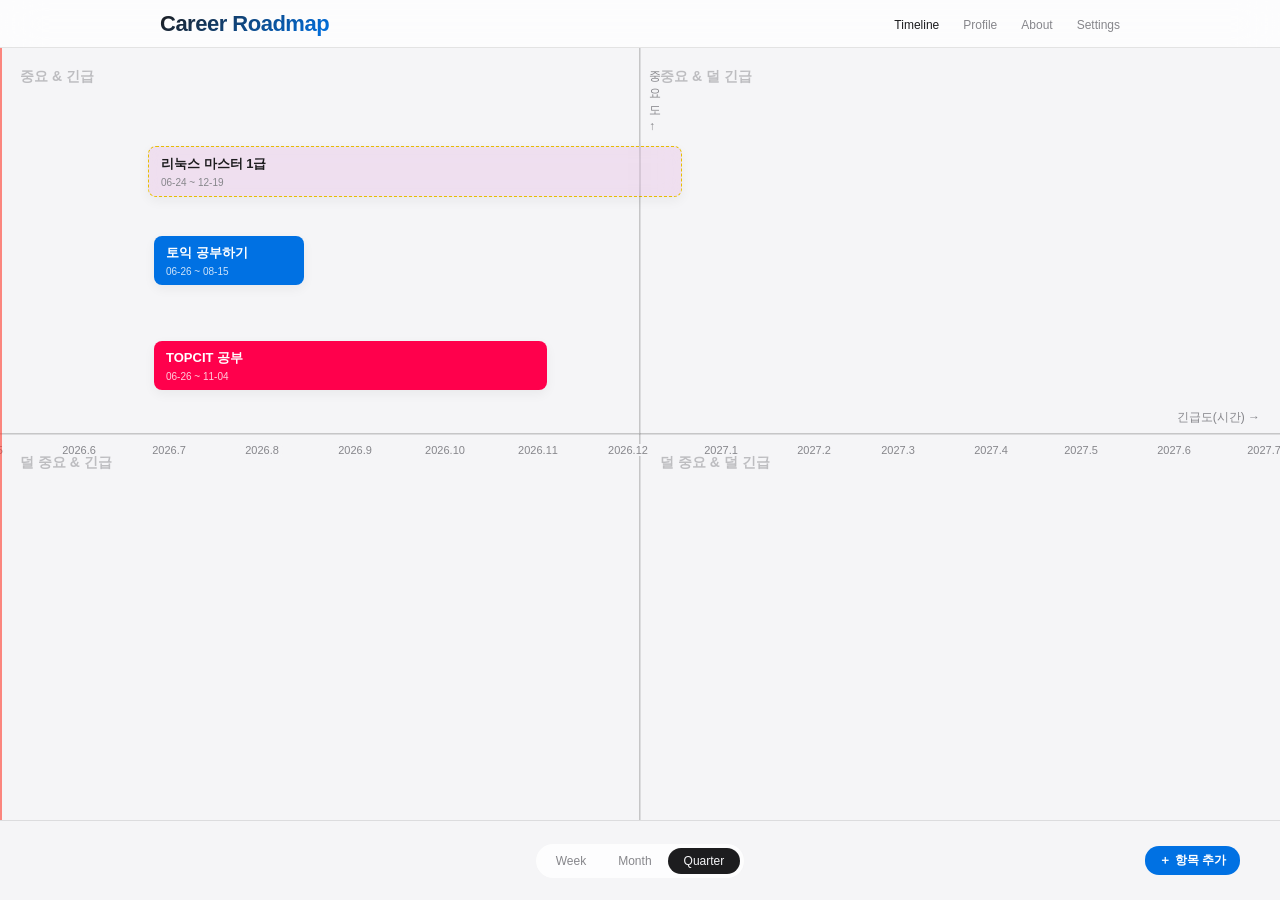
<file: index.html>
<!DOCTYPE html>
<html lang="ko">

<head>
    <meta charset="UTF-8">
    <meta name="viewport" content="width=device-width, initial-scale=1.0">
    <title>Career Roadmap</title>

    <!-- 커스텀 스타일 연결 -->
    <link rel="stylesheet" href="css/style.css">

    <!-- 테마 변경을 화면에 즉시 적용하기 위해 body 이전에 스크립트를 위치시킴. (FOUC 눈뽕 방지용) -->
    <script src="js/theme.js"></script>
    <script>
        const savedTheme = localStorage.getItem('app_theme') || 'auto';
        if (savedTheme !== 'auto') document.documentElement.setAttribute('data-theme', savedTheme);
    </script>
</head>

<body>
    <!-- 상단 네비게이션 바 -->
    <nav class="apple-nav">
        <div class="nav-content">
            <h1 class="logo">Career Roadmap</h1>
            <ul class="menu">
                <li><a href="index.html" id="nav-timeline" class="active">Timeline</a></li>
                <li><a href="html/profile.html" id="nav-profile">Profile</a></li>
                <li><a href="html/about.html" id="nav-about">About</a></li>
                <li><a href="#" id="nav-settings">Settings</a></li>
            </ul>
        </div>
    </nav>

    <!-- 메인 사분면 -->
    <main class="timeline-container">
        <div id="timeline-view" style="width: 100%; height: 100%; display: flex; flex-direction: column;">

            <!-- 사분면을 그리는 격자 무늬 컨테이너 -->
            <div class="quadrant-grid" id="quadrant-grid">
                <!-- 제 1사분면 ~ 4사분면 배경 영역과 라벨(글자) -->
                <div class="quadrant q1" data-quad="1">
                    <span class="quad-label">중요 & 긴급</span>
                </div>
                <div class="quadrant q2" data-quad="2">
                    <span class="quad-label">중요 & 덜 긴급</span>
                </div>
                <div class="quadrant q3" data-quad="3">
                    <span class="quad-label">덜 중요 & 긴급</span>
                </div>
                <div class="quadrant q4" data-quad="4">
                    <span class="quad-label">덜 중요 & 덜 긴급</span>
                </div>

                <!-- 자바스크립트가 로컬 스토리지에서 데이터를 읽어와 아이템(사각형 박스)들을 동적으로 생성해 넣는 빈 공간임. -->
                <div id="items-container"></div>

                <!-- X축 (시간/긴급도) 텍스트 -->
                <div class="axis-x">
                    <span class="axis-title-x"
                        style="position: absolute; right: 20px; top: -24px; font-size: 12px; color: var(--text-secondary); font-weight: 500;">긴급도(시간)
                        &rarr;</span>
                </div>
                <!-- Y축 (중요도) 텍스트 -->
                <div class="axis-y">
                    <span class="axis-title-y"
                        style="position: absolute; top: 20px; left: 10px; font-size: 12px; color: var(--text-secondary); font-weight: 500;">중요도
                        &uarr;</span>
                </div>
            </div>

            <!-- 하단 컨트롤 바: 배율 조절 버튼과 항목 추가 버튼 -->
            <div class="timeline-controls">
                <!-- 레이아웃 균형을 맞추기 위한 빈 공간 -->
                <div style="flex: 1;"></div>

                <div class="controls-center" style="flex: 1;">
                    <!-- 타임라인 배율(Week, Month, Quarter) 조절 버튼들 -->
                    <div class="zoom-level">
                        <button id="btn-week">Week</button>
                        <button id="btn-month" class="active">Month</button>
                        <button id="btn-quarter">Quarter</button>
                    </div>
                </div>
                <div style="flex: 1; display: flex; justify-content: flex-end;">
                    <!-- 새로운 일정을 추가하는 버튼 -->
                    <button class="apple-btn" id="add-nav-btn">＋ 항목 추가</button>
                </div>
            </div>
        </div>
    </main>


    <!-- ======================= 팝업창 영역 ======================= -->

    <!-- 1. 항목 상세 보기: 사분면 위의 박스를 클릭했을 때 뜨는 상세 설명 창 -->
    <div id="view-modal" class="modal-overlay hidden">
        <div class="modal-content">
            <button class="close-btn" id="close-view-modal">&times;</button>
            <h2 id="view-title" style="margin-bottom: 8px;"></h2>
            <p id="view-date" style="color: var(--text-secondary); font-size: 12px; margin-bottom: 16px;"></p>
            <div id="view-desc" style="font-size: 14px; margin-bottom: 24px; white-space: pre-wrap; line-height: 1.5;">
            </div>
            <button id="btn-edit-item" class="modal-btn"
                style="background: var(--text-primary); color: var(--bg-color);">수정하기</button>
            <button id="btn-delete-item" class="modal-btn"
                style="background: rgba(255,59,48,0.1); color: #ff3b30; margin-top: 8px;">삭제하기</button>
        </div>
    </div>

    <!-- 2. 항목 생성/수정: 새로운 데이터를 추가하거나 기존 데이터를 수정할 때 정보를 입력받는 폼(Form) -->
    <div id="item-modal" class="modal-overlay hidden">
        <div class="modal-content">
            <button class="close-btn" id="close-modal">&times;</button>
            <h2 id="modal-title">새로운 로드맵 항목</h2>
            <!-- 사용자가 정보를 입력하면 submit 이벤트를 통해 데이터를 저장함 -->
            <form id="item-form">
                <div class="form-group row">
                    <div style="flex: 2;">
                        <label>제목</label>
                        <input type="text" id="item-title" required>
                    </div>
                    <div style="flex: 1;">
                        <label>카테고리</label>
                        <!-- 디자인을 위해 기본 <select> 대신 div로 만든 커스텀 드롭다운임 -->
                        <div class="custom-select-wrapper">
                            <div class="custom-select" id="custom-category-select">
                                <span class="custom-select-trigger">프로젝트</span>
                                <div class="custom-options">
                                    <div class="custom-option selected" data-value="project">프로젝트</div>
                                    <div class="custom-option" data-value="certification">자격증</div>
                                    <div class="custom-option" data-value="other">기타</div>
                                </div>
                            </div>
                            <!-- 실제 선택된 값은 이 보이지 않는 input(hidden)에 저장되어 자바스크립트로 전달됨 -->
                            <input type="hidden" id="item-type" value="project">
                        </div>
                    </div>
                </div>
                <div class="form-group row">
                    <div>
                        <label>시작일</label>
                        <input type="date" id="item-start" required>
                    </div>
                    <div>
                        <label>종료일</label>
                        <input type="date" id="item-end" required>
                    </div>
                </div>
                <div class="form-group">
                    <label>설명 및 참고자료</label>
                    <textarea id="item-desc" rows="4"
                        placeholder="내용을 입력하세요. 유튜브나 웹사이트 링크를 포함하면 팝업에서 자동으로 변환되어 표시됩니다."></textarea>
                </div>
                <div class="form-group">
                    <label>테마 색상</label>
                    <!-- 사용자가 색상 팔레트에서 직접 색을 선택할 수 있는 input 타입임. -->
                    <input type="color" id="item-color" value="#0071e3"
                        style="width: 100%; height: 38px; padding: 2px; cursor: pointer; border-radius: 8px;">
                </div>
                <!-- 저장 버튼. form 태그 안의 type="submit" 버튼이 눌리면 폼 검증 후 이벤트가 발생함. -->
                <button type="submit" class="modal-btn">저장</button>
            </form>
        </div>
    </div>

    <!-- 3. 테마 설정 모달: 상단 네비게이션의 'Settings'를 누르면 나타남. -->
    <div id="settings-modal" class="modal-overlay hidden">
        <div class="modal-content" style="max-width: 400px;">
            <button class="close-btn" id="close-settings-modal">&times;</button>
            <h2 style="margin-bottom: 20px;">설정</h2>

            <div class="form-group">
                <label>페이지 테마</label>
                <div class="custom-select-wrapper">
                    <div class="custom-select" id="theme-select">
                        <span class="custom-select-trigger">시스템 설정 따름 (자동)</span>
                        <div class="custom-options">
                            <div class="custom-option selected" data-value="auto">시스템 설정 따름 (자동)</div>
                            <div class="custom-option" data-value="light">라이트 모드 (밝게)</div>
                            <div class="custom-option" data-value="dark">다크 모드 (어둡게)</div>
                        </div>
                    </div>
                </div>
            </div>
        </div>
    </div>
    
    <script src="js/script.js"></script>
</body>

</html>
</file>
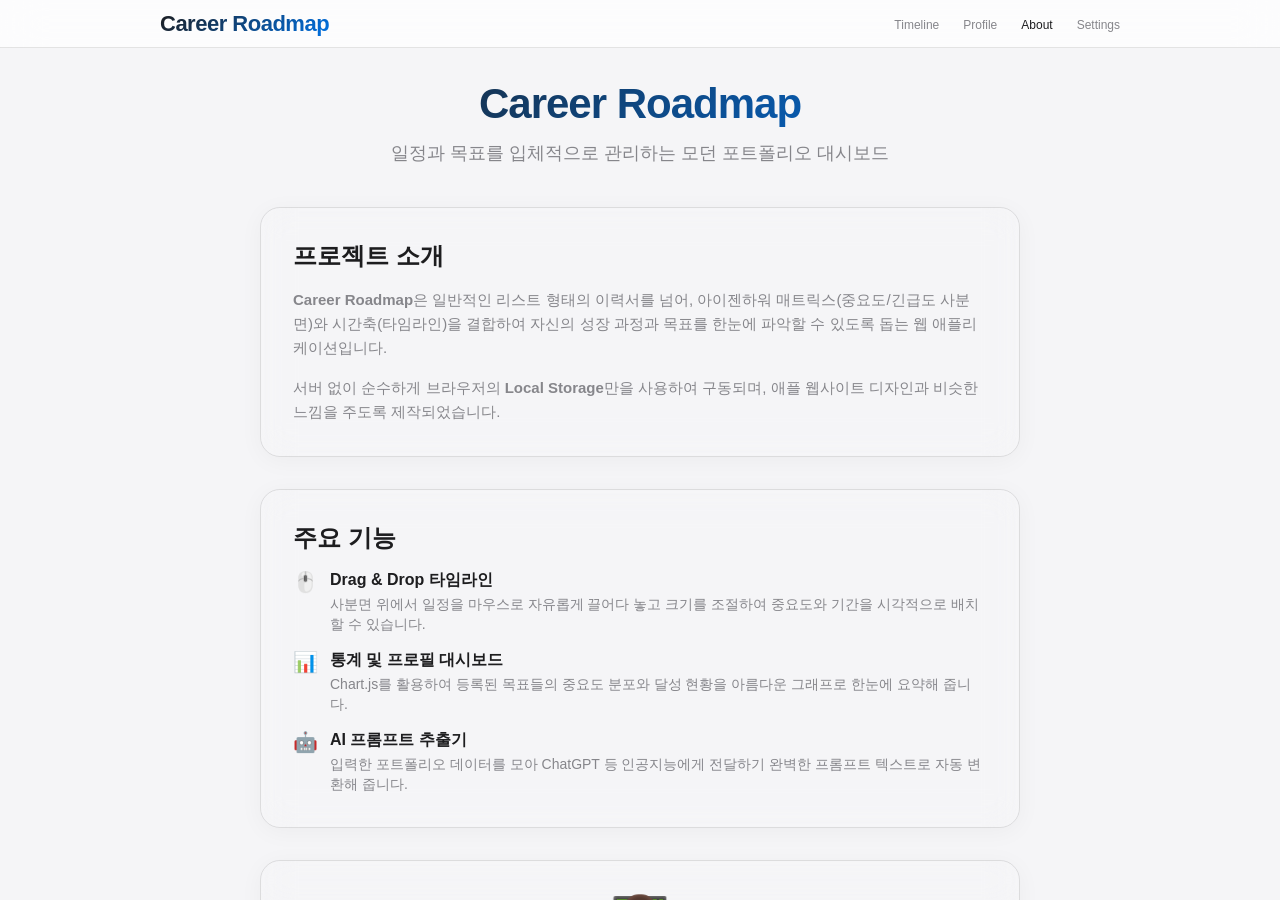
<file: html/about.html>
<!DOCTYPE html>
<html lang="ko">

<head>
    <meta charset="UTF-8">
    <meta name="viewport" content="width=device-width, initial-scale=1.0">
    <title>About - Career Roadmap</title>

    <link rel="stylesheet" href="../css/style.css">

    <script>
        const savedTheme = localStorage.getItem('app_theme') || 'auto';
        if (savedTheme !== 'auto') document.documentElement.setAttribute('data-theme', savedTheme);
    </script>
</head>

<body>
    <!-- 상단 네비게이션 바 -->
    <nav class="apple-nav">
        <div class="nav-content">
            <h1 class="logo">Career Roadmap</h1>
            <ul class="menu">
                <li><a href="../index.html" id="nav-timeline">Timeline</a></li>
                <li><a href="profile.html" id="nav-profile">Profile</a></li>
                <li><a href="about.html" id="nav-about" class="active">About</a></li>
                <li><a href="#" id="nav-settings">Settings</a></li>
            </ul>
        </div>
    </nav>

    <!-- 메인 컨텐츠 영역 -->
    <main class="main-content"
        style="padding-top: 80px; height: 100vh; overflow-y: auto; display: flex; flex-direction: column; align-items: center;">

        <div style="max-width: 800px; width: 100%; padding: 0 20px;">
            <!-- 상단 헤더 -->
            <div style="text-align: center; margin-bottom: 40px;">
                <h1
                    style="font-size: 42px; font-weight: 700; letter-spacing: -1px; margin-bottom: 12px; background: linear-gradient(135deg, var(--text-primary), var(--accent-color)); -webkit-background-clip: text; -webkit-text-fill-color: transparent;">
                    Career Roadmap
                </h1>
                <p style="font-size: 18px; color: var(--text-secondary); line-height: 1.5;">
                    일정과 목표를 입체적으로 관리하는 모던 포트폴리오 대시보드
                </p>
            </div>

            <!-- 어바웃 카드 레이아웃 -->
            <div class="dashboard-grid" style="grid-template-columns: 1fr; gap: 32px;">

                <!-- 1. 프로젝트 소개 -->
                <div class="dash-card" style="padding: 32px;">
                    <h2 style="font-size: 24px; margin-bottom: 16px;">프로젝트 소개</h2>
                    <p style="font-size: 15px; color: var(--text-secondary); line-height: 1.6; margin-bottom: 16px;">
                        <strong>Career Roadmap</strong>은 일반적인 리스트 형태의 이력서를 넘어,
                        아이젠하워 매트릭스(중요도/긴급도 사분면)와 시간축(타임라인)을 결합하여
                        자신의 성장 과정과 목표를 한눈에 파악할 수 있도록 돕는 웹 애플리케이션입니다.
                    </p>
                    <p style="font-size: 15px; color: var(--text-secondary); line-height: 1.6;">
                        서버 없이 순수하게 브라우저의 <strong>Local Storage</strong>만을 사용하여 구동되며,
                        애플 웹사이트 디자인과 비슷한 느낌을 주도록 제작되었습니다.
                    </p>
                </div>

                <!-- 2. 주요 기능 -->
                <div class="dash-card" style="padding: 32px;">
                    <h2 style="font-size: 24px; margin-bottom: 16px;">주요 기능</h2>
                    <ul style="list-style: none; padding: 0; display: flex; flex-direction: column; gap: 16px;">
                        <li style="display: flex; gap: 12px; align-items: flex-start;">
                            <span style="font-size: 20px;">🖱️</span>
                            <div>
                                <h4 style="font-size: 16px; margin-bottom: 4px;">Drag & Drop 타임라인</h4>
                                <p style="font-size: 14px; color: var(--text-secondary); line-height: 1.4;">
                                    사분면 위에서 일정을 마우스로 자유롭게 끌어다 놓고 크기를 조절하여 중요도와 기간을 시각적으로 배치할 수 있습니다.
                                </p>
                            </div>
                        </li>
                        <li style="display: flex; gap: 12px; align-items: flex-start;">
                            <span style="font-size: 20px;">📊</span>
                            <div>
                                <h4 style="font-size: 16px; margin-bottom: 4px;">통계 및 프로필 대시보드</h4>
                                <p style="font-size: 14px; color: var(--text-secondary); line-height: 1.4;">
                                    Chart.js를 활용하여 등록된 목표들의 중요도 분포와 달성 현황을 아름다운 그래프로 한눈에 요약해 줍니다.
                                </p>
                            </div>
                        </li>
                        <li style="display: flex; gap: 12px; align-items: flex-start;">
                            <span style="font-size: 20px;">🤖</span>
                            <div>
                                <h4 style="font-size: 16px; margin-bottom: 4px;">AI 프롬프트 추출기</h4>
                                <p style="font-size: 14px; color: var(--text-secondary); line-height: 1.4;">
                                    입력한 포트폴리오 데이터를 모아 ChatGPT 등 인공지능에게 전달하기 완벽한 프롬프트 텍스트로 자동 변환해 줍니다.
                                </p>
                            </div>
                        </li>
                    </ul>
                </div>

                <!-- 3. 개발자 소개 -->
                <div class="dash-card"
                    style="padding: 32px; text-align: center; background: linear-gradient(to bottom, var(--bg-glass), rgba(0,113,227,0.05)); border: 1px solid var(--border-color);">
                    <div style="font-size: 48px; margin-bottom: 16px;">👨‍💻</div>
                    <h2 style="font-size: 24px; margin-bottom: 8px;">김규영</h2>
                    <p style="font-size: 15px; color: var(--text-secondary); margin-bottom: 24px;">
                        성장하는 개발자
                    </p>
                    <a href="https://github.com/KimQYoung" target="_blank" class="apple-btn"
                        style="text-decoration: none; padding: 10px 24px; font-size: 14px;">
                        GitHub 방문하기
                    </a>
                </div>

            </div>

            <!-- 하단 여백 -->
            <div style="height: 60px;"></div>
        </div>
    </main>

    <!-- 테마 설정 팝업 -->
    <div id="settings-modal" class="modal-overlay hidden">
        <div class="modal-content" style="max-width: 400px;">
            <button class="close-btn" id="close-settings-modal">&times;</button>
            <h2 style="margin-bottom: 20px;">설정</h2>
            <div class="form-group">
                <label>페이지 테마</label>
                <div class="custom-select-wrapper">
                    <div class="custom-select" id="theme-select">
                        <span class="custom-select-trigger">시스템 설정 따름 (자동)</span>
                        <div class="custom-options">
                            <div class="custom-option selected" data-value="auto">시스템 설정 따름 (자동)</div>
                            <div class="custom-option" data-value="light">라이트 모드 (밝게)</div>
                            <div class="custom-option" data-value="dark">다크 모드 (어둡게)</div>
                        </div>
                    </div>
                </div>
            </div>
        </div>
    </div>

    <script src="../js/script.js"></script>
    <script src="../js/theme.js"></script>
</body>

</html>
</file>
<file: css/style.css>
:root {
    --bg-color: #f5f5f7;
    --text-primary: #1d1d1f;
    --text-secondary: #86868b;
    --nav-bg: rgba(255, 255, 255, 0.72);
    --border-color: rgba(0, 0, 0, 0.1);
    --accent-color: #0071e3;
    --item-bg: rgba(255, 255, 255, 0.8);
    --modal-bg: rgba(255, 255, 255, 0.85);

    --font-family: -apple-system, BlinkMacSystemFont, "SF Pro Text", "Segoe UI", Roboto, Helvetica, Arial, sans-serif;
}

@media (prefers-color-scheme: dark) {
    :root:not([data-theme="light"]) {
        --bg-color: #000000;
        --text-primary: #f5f5f7;
        --text-secondary: #a1a1a6;
        --nav-bg: rgba(29, 29, 31, 0.72);
        --border-color: rgba(255, 255, 255, 0.1);
        --accent-color: #2997ff;
        --item-bg: rgba(44, 44, 46, 0.8);
        --modal-bg: rgba(28, 28, 30, 0.85);
    }
}

:root [data-theme="dark"] {
    --bg-color: #000000;
    --text-primary: #f5f5f7;
    --text-secondary: #a1a1a6;
    --nav-bg: rgba(29, 29, 31, 0.72);
    --border-color: rgba(255, 255, 255, 0.1);
    --accent-color: #2997ff;
    --item-bg: rgba(44, 44, 46, 0.8);
    --modal-bg: rgba(28, 28, 30, 0.85);
}

:root[data-theme="light"] {
    --bg-color: #f5f5f7;
    --text-primary: #1d1d1f;
    --text-secondary: #86868b;
    --nav-bg: rgba(255, 255, 255, 0.72);
    --border-color: rgba(0, 0, 0, 0.1);
    --accent-color: #0071e3;
    --item-bg: rgba(255, 255, 255, 0.8);
    --modal-bg: rgba(255, 255, 255, 0.85);
}

* {
    box-sizing: border-box;
    margin: 0;
    padding: 0;
}

body {
    font-family: var(--font-family);
    background-color: var(--bg-color);
    color: var(--text-primary);
    -webkit-font-smoothing: antialiased;
    overflow: hidden;
    /* 모바일 앱처럼 화면이 불필요하게 스크롤되지 않도록 설정함. */
}

.hidden {
    display: none !important;
}

.apple-nav {
    position: fixed;
    top: 0;
    width: 100%;
    height: 48px;
    background-color: var(--nav-bg);
    backdrop-filter: saturate(180%) blur(20px);
    -webkit-backdrop-filter: saturate(180%) blur(20px);
    border-bottom: 1px solid var(--border-color);
    z-index: 1000;
    display: flex;
    justify-content: center;
}

.nav-content {
    width: 100%;
    max-width: 1000px;
    display: flex;
    align-items: center;
    justify-content: space-between;
    padding: 0 20px;
}

.logo {
    font-size: 22px;
    font-weight: 700;
    letter-spacing: -0.5px;
    background: linear-gradient(135deg, var(--text-primary), var(--accent-color));
    -webkit-background-clip: text;
    -webkit-text-fill-color: transparent;
}

.menu {
    list-style: none;
    display: flex;
    align-items: center;
    gap: 24px;
}

.menu a {
    text-decoration: none;
    color: var(--text-secondary);
    font-size: 12px;
    transition: color 0.2s ease;
}

.menu a:hover,
.menu a.active {
    color: var(--text-primary);
}


.apple-btn {
    background: var(--accent-color);
    color: white;
    border: none;
    padding: 6px 14px;
    border-radius: 14px;
    font-size: 12px;
    font-weight: 600;
    cursor: pointer;
    transition: opacity 0.2s;
    font-family: inherit;
}

.apple-btn:hover {
    opacity: 0.9;
}

.timeline-container {
    padding-top: 48px;
    height: 100vh;
    display: flex;
    flex-direction: column;
}

/* 사분면(4구역) 격자 설정 */
.quadrant-grid {
    flex: 1;
    position: relative;
    display: grid;
    grid-template-columns: 1fr 1fr;
    grid-template-rows: 1fr 1fr;
    overflow: hidden;
    transition: transform 0.4s cubic-bezier(0.25, 1, 0.5, 1);
}

.quadrant {
    border-right: 1px solid var(--border-color);
    border-bottom: 1px solid var(--border-color);
    position: relative;
}

.quadrant:nth-child(2n) {
    border-right: none;
}

.quadrant:nth-child(n+3) {
    border-bottom: none;
}

.quad-label {
    position: absolute;
    padding: 20px;
    font-size: 14px;
    font-weight: 600;
    color: var(--text-secondary);
    opacity: 0.5;
}

.axis-x,
.axis-y {
    position: absolute;
    background-color: var(--border-color);
    pointer-events: none;
}

.axis-x {
    top: 50%;
    left: 0;
    width: 100%;
    height: 2px;
    transform: translateY(-50%);
}

.axis-y {
    top: 0;
    left: 50%;
    width: 2px;
    height: 100%;
    transform: translateX(-50%);
}

.time-label {
    position: absolute;
    font-size: 11px;
    font-weight: 500;
    color: var(--text-secondary);
    transform: translateX(-50%);
    pointer-events: none;
    z-index: 5;
    background: var(--bg-color);
    /* 배경선을 가려 글자가 잘 보이게 만듦. */
    padding: 0 4px;
    border-radius: 4px;
}

#items-container {
    position: absolute;
    top: 0;
    left: 0;
    width: 100%;
    height: 100%;
    pointer-events: none;
}

/* 타임라인 축소/확대 버튼 영역 */
.timeline-controls {
    height: 80px;
    border-top: 1px solid var(--border-color);
    display: flex;
    flex-direction: row;
    align-items: center;
    justify-content: space-between;
    padding: 0 40px;
}

.controls-center {
    display: flex;
    flex-direction: column;
    align-items: center;
    gap: 12px;
}

.zoom-level {
    display: flex;
    background: var(--item-bg);
    border-radius: 20px;
    padding: 4px;
    backdrop-filter: blur(10px);
}

.zoom-level button {
    background: none;
    border: none;
    padding: 6px 16px;
    border-radius: 16px;
    color: var(--text-secondary);
    font-size: 12px;
    font-weight: 500;
    cursor: pointer;
    transition: all 0.2s;
}

.zoom-level button.active {
    background: var(--text-primary);
    color: var(--bg-color);
}

/* 팝업(모달) 창 설정 */
.modal-overlay {
    position: fixed;
    top: 0;
    left: 0;
    width: 100%;
    height: 100%;
    background: rgba(0, 0, 0, 0.4);
    backdrop-filter: blur(5px);
    display: flex;
    align-items: center;
    justify-content: center;
    z-index: 2000;
    opacity: 1;
    transition: opacity 0.3s ease;
}

.modal-overlay.hidden {
    opacity: 0;
    pointer-events: none;
}

.modal-content {
    background: var(--modal-bg);
    backdrop-filter: saturate(180%) blur(20px);
    border: 1px solid var(--border-color);
    border-radius: 24px;
    padding: 32px;
    width: fit-content;
    min-width: 480px;
    max-width: 70vw;
    max-height: 70vh;
    overflow: auto;
    box-shadow: 0 24px 48px rgba(0, 0, 0, 0.2);
    transform: scale(1);
    transition: transform 0.3s cubic-bezier(0.175, 0.885, 0.32, 1.275);
    position: relative;
}

.modal-overlay.hidden .modal-content {
    transform: scale(0.95);
}

.close-btn {
    position: absolute;
    top: 20px;
    right: 20px;
    background: none;
    border: none;
    font-size: 24px;
    color: var(--text-secondary);
    cursor: pointer;
}

.form-group {
    margin-bottom: 16px;
    display: flex;
    flex-direction: column;
    gap: 8px;
}

.form-group.row {
    flex-direction: row;
    gap: 16px;
}

.form-group.row>div {
    flex: 1;
    display: flex;
    flex-direction: column;
    gap: 8px;
}

label {
    font-size: 12px;
    font-weight: 500;
    color: var(--text-secondary);
}

input,
textarea {
    width: 100%;
    box-sizing: border-box;
    background: rgba(120, 120, 128, 0.1);
    border: 1px solid var(--border-color);
    color: var(--text-primary);
    padding: 10px 12px;
    border-radius: 10px;
    font-family: inherit;
    font-size: 14px;
    outline: none;
    transition: border-color 0.2s;
}

textarea {
    resize: none;
    overflow: hidden;
    min-height: 100px;
}

input:focus,
textarea:focus {
    border-color: var(--accent-color);
}

/* 커스텀 드롭다운 메뉴 설정 */
.custom-select-wrapper {
    position: relative;
    user-select: none;
    width: 100%;
}

.custom-select {
    position: relative;
    background: rgba(120, 120, 128, 0.1);
    border: 1px solid var(--border-color);
    border-radius: 10px;
    padding: 10px 12px;
    cursor: pointer;
    transition: border-color 0.2s;
}

.custom-select:hover,
.custom-select.open {
    border-color: var(--accent-color);
}

.custom-select-trigger {
    display: block;
    font-size: 14px;
    color: var(--text-primary);
}

.custom-select-trigger::after {
    content: '▼';
    position: absolute;
    right: 12px;
    top: 50%;
    transform: translateY(-50%);
    font-size: 10px;
    color: var(--text-secondary);
    transition: transform 0.2s;
}

.custom-select.open .custom-select-trigger::after {
    transform: translateY(-50%) rotate(180deg);
}

.custom-options {
    position: absolute;
    top: calc(100% + 8px);
    left: 0;
    right: 0;
    background: var(--modal-bg);
    backdrop-filter: blur(20px);
    border: 1px solid var(--border-color);
    border-radius: 12px;
    box-shadow: 0 8px 24px rgba(0, 0, 0, 0.15);
    opacity: 0;
    visibility: hidden;
    transform: translateY(-10px);
    transition: all 0.2s ease;
    z-index: 3000;
    overflow: hidden;
}

.custom-select.open .custom-options {
    opacity: 1;
    visibility: visible;
    transform: translateY(0);
}

.custom-option {
    padding: 12px 16px;
    font-size: 14px;
    color: var(--text-primary);
    cursor: pointer;
    transition: background 0.2s;
}

.custom-option:hover {
    background: rgba(120, 120, 128, 0.15);
}

.custom-option.selected {
    color: var(--accent-color);
    font-weight: 600;
    background: rgba(120, 120, 128, 0.05);
}

.modal-btn {
    width: 100%;
    background: var(--accent-color);
    color: #fff;
    border: none;
    padding: 12px;
    border-radius: 12px;
    font-size: 15px;
    font-weight: 600;
    cursor: pointer;
    margin-top: 16px;
    transition: opacity 0.2s;
}

.modal-btn:hover {
    opacity: 0.9;
}

/* 포트폴리오 아이템(박스) 설정 */
.roadmap-item {
    position: absolute;
    background: var(--item-bg);
    border: 1px solid var(--border-color);
    border-radius: 8px;
    padding: 8px 12px;
    box-shadow: 0 4px 12px rgba(0, 0, 0, 0.05);
    backdrop-filter: blur(10px);
    pointer-events: auto;
    cursor: grab;
    transition: box-shadow 0.2s, transform 0.2s;
    overflow: hidden;
}

.roadmap-item:active {
    cursor: grabbing;
    transform: scale(1.02);
    box-shadow: 0 8px 24px rgba(0, 0, 0, 0.1);
}

.roadmap-item.past-item {
    background: rgba(0, 113, 227, 0.9);
    color: white;
    border: none;
}

.roadmap-item.past-item .item-date {
    color: rgba(255, 255, 255, 0.8);
}

.roadmap-item.future-item {
    background: rgba(255, 255, 255, 0.4);
    border: 1px dashed var(--accent-color);
}

@media (prefers-color-scheme: dark) {
    .roadmap-item.future-item {
        background: rgba(44, 44, 46, 0.4);
    }
}

.item-title {
    font-size: 13px;
    font-weight: 600;
    white-space: nowrap;
    overflow: hidden;
    text-overflow: ellipsis;
}

.item-date {
    font-size: 10px;
    color: var(--text-secondary);
    margin-top: 4px;
}

.resize-handle {
    position: absolute;
    top: 0;
    bottom: 0;
    width: 10px;
    cursor: ew-resize;
    z-index: 10;
}

.left-handle {
    left: 0;
}

.right-handle {
    right: 0;
}

.resize-handle:hover {
    background: rgba(0, 0, 0, 0.1);
}

@media (prefers-color-scheme: dark) {
    .resize-handle:hover {
        background: rgba(255, 255, 255, 0.2);
    }
}

/* 프로필 대시보드 화면 설정 */
#profile-view {
    padding: 20px 40px;
    height: 100%;
    overflow-y: auto;
}

.profile-user-card {
    display: flex;
    align-items: center;
    background: var(--item-bg);
    padding: 32px;
    border-radius: 24px;
    backdrop-filter: blur(20px);
    border: 1px solid var(--border-color);
    box-shadow: 0 10px 30px rgba(0, 0, 0, 0.05);
    margin-bottom: 24px;
}

.profile-avatar {
    width: 80px;
    height: 80px;
    background: var(--accent-color);
    border-radius: 50%;
    display: flex;
    align-items: center;
    justify-content: center;
    font-size: 40px;
    margin-right: 24px;
    flex-shrink: 0;
}

.profile-avatar img {
    width: 80%;
    height: 80%;
}

.profile-details {
    flex: 1;
}

.profile-details h2 {
    margin-bottom: 4px;
    font-size: 24px;
}

.bio-text {
    color: var(--text-secondary);
    font-size: 15px;
    margin-bottom: 12px;
}

.social-links {
    display: flex;
    gap: 12px;
}

.social-btn {
    padding: 6px 12px;
    border-radius: 8px;
    background: rgba(0, 0, 0, 0.05);
    color: var(--text-primary);
    text-decoration: none;
    font-size: 12px;
    font-weight: 500;
    transition: background 0.2s;
}

.social-btn:hover {
    background: rgba(0, 0, 0, 0.1);
}

.tech-stack-container {
    display: flex;
    flex-wrap: wrap;
    gap: 8px;
    margin-top: 16px;
}

.tech-badge {
    background: rgba(0, 113, 227, 0.1);
    color: var(--accent-color);
    padding: 4px 12px;
    border-radius: 12px;
    font-size: 11px;
    font-weight: 600;
    letter-spacing: 0.5px;
    box-shadow: inset 0 0 0 1px rgba(0, 113, 227, 0.2);
}

@media (prefers-color-scheme: dark) {
    .social-btn {
        background: rgba(255, 255, 255, 0.1);
    }

    .social-btn:hover {
        background: rgba(255, 255, 255, 0.15);
    }

    .tech-badge {
        background: rgba(41, 151, 255, 0.15);
        color: #2997ff;
        box-shadow: inset 0 0 0 1px rgba(41, 151, 255, 0.3);
    }
}

/* 탭 메뉴(세그먼트 컨트롤) 설정 */
.segmented-control-wrapper {
    display: flex;
    justify-content: center;
    margin-bottom: 24px;
}

.segmented-control {
    display: flex;
    background: rgba(120, 120, 128, 0.12);
    padding: 4px;
    border-radius: 12px;
}

.segment-btn {
    border: none;
    background: transparent;
    padding: 8px 24px;
    border-radius: 8px;
    font-size: 14px;
    font-weight: 500;
    color: var(--text-secondary);
    cursor: pointer;
    transition: all 0.2s ease;
    font-family: inherit;
}

.segment-btn.active {
    background: var(--bg-color);
    color: var(--text-primary);
    box-shadow: 0 2px 8px rgba(0, 0, 0, 0.05);
}

/* 가로형 연대기(타임라인) 설정 */
.horizontal-timeline-container {
    position: relative;
    width: 100%;
    overflow-x: auto;
    padding: 40px 20px;
    margin-bottom: 24px;
    background: var(--item-bg);
    border-radius: 16px;
    border: 1px solid var(--border-color);
    box-shadow: 0 4px 12px rgba(0, 0, 0, 0.02);
}

.horizontal-timeline-container::-webkit-scrollbar {
    height: 6px;
}

.horizontal-timeline-container::-webkit-scrollbar-thumb {
    background: rgba(120, 120, 128, 0.2);
    border-radius: 3px;
}

.horizontal-line {
    position: absolute;
    top: 50%;
    left: 20px;
    right: 20px;
    height: 4px;
    background: rgba(120, 120, 128, 0.2);
    transform: translateY(-50%);
    border-radius: 2px;
    z-index: 0;
}

.h-timeline-dots {
    display: flex;
    gap: 60px;
    position: relative;
    z-index: 1;
    min-width: max-content;
    align-items: center;
    padding: 0 20px;
}

.h-dot-wrapper {
    display: flex;
    flex-direction: column;
    align-items: center;
    cursor: pointer;
    gap: 12px;
    transition: transform 0.2s;
}

.h-dot-wrapper:hover {
    transform: translateY(-2px);
}

.h-dot {
    width: 14px;
    height: 14px;
    border-radius: 50%;
    background: var(--accent-color);
    border: 3px solid var(--bg-color);
    box-shadow: 0 0 0 2px rgba(120, 120, 128, 0.2);
    transition: all 0.2s ease;
}

.h-dot-wrapper.active .h-dot {
    transform: scale(1.5);
    box-shadow: 0 0 0 2px var(--accent-color);
}

.h-date-label {
    font-size: 11px;
    color: var(--text-secondary);
    font-weight: 500;
}

.active-portfolio-display {
    min-height: 200px;
}

@keyframes fadeIn {
    from {
        opacity: 0;
        transform: translateY(10px);
    }

    to {
        opacity: 1;
        transform: translateY(0);
    }
}

.portfolio-card {
    background: var(--item-bg);
    border: 1px solid var(--border-color);
    border-radius: 12px;
    /* 약간 줄임 */
    padding: 16px 20px;
    /* 여백 줄여서 크기 감소 */
    display: flex;
    flex-direction: column;
    gap: 8px;
    /* 내부 간격 감소 */
    box-shadow: 0 4px 12px rgba(0, 0, 0, 0.02);
    transition: transform 0.2s ease, box-shadow 0.2s ease;
}

.portfolio-card:hover {
    transform: translateY(-2px);
    box-shadow: 0 8px 24px rgba(0, 0, 0, 0.04);
}

.portfolio-card-header {
    display: flex;
    justify-content: space-between;
    align-items: center;
}

.portfolio-card-title {
    font-size: 16px;
    /* 폰트 크기 줄임 */
    font-weight: 600;
}

.portfolio-card-date {
    font-size: 13px;
    color: var(--text-secondary);
}

.portfolio-card-desc {
    font-size: 13px;
    /* 폰트 크기 줄임 */
    color: var(--text-secondary);
    line-height: 1.5;
    white-space: pre-wrap;
}

.portfolio-type-badge {
    align-self: flex-start;
    padding: 4px 10px;
    border-radius: 8px;
    font-size: 11px;
    font-weight: 600;
    text-transform: uppercase;
}


.dashboard-grid {
    display: grid;
    grid-template-columns: repeat(auto-fit, minmax(300px, 1fr));
    gap: 24px;
    max-width: 1200px;
    margin: 0 auto;
}

.dash-card {
    background: var(--bg-glass);
    backdrop-filter: blur(16px);
    -webkit-backdrop-filter: blur(16px);
    border: 1px solid var(--border-color);
    border-radius: 20px;
    padding: 24px;
    box-shadow: 0 4px 24px rgba(0, 0, 0, 0.04);
    display: flex;
    flex-direction: column;
}

.dash-card.full-width {
    grid-column: 1 / -1;
}

.dash-card h3 {
    font-size: 16px;
    font-weight: 600;
    margin-bottom: 16px;
    color: var(--text-secondary);
}

.summary-card {
    justify-content: center;
    align-items: center;
    text-align: center;
}

.dash-number {
    font-size: 72px;
    font-weight: 700;
    color: var(--text-primary);
    line-height: 1;
    margin-bottom: 8px;
}

.chart-container {
    position: relative;
    height: 240px;
    width: 100%;
}

.goals-list {
    list-style: none;
    padding: 0;
    margin: 0;
}

.goals-list li {
    padding: 16px;
    background: rgba(0, 0, 0, 0.02);
    border-radius: 12px;
    margin-bottom: 12px;
    display: flex;
    justify-content: space-between;
    align-items: center;
    border: 1px solid rgba(0, 0, 0, 0.05);
}

@media (prefers-color-scheme: dark) {
    .goals-list li {
        background: rgba(255, 255, 255, 0.05);
        border: 1px solid rgba(255, 255, 255, 0.1);
    }
}

.goals-list li:last-child {
    margin-bottom: 0;
}

.goal-title {
    font-weight: 600;
    font-size: 15px;
}

.goal-date {
    font-size: 13px;
    color: var(--text-secondary);
    background: var(--bg-color);
    padding: 4px 10px;
    border-radius: 12px;
}
</file>
